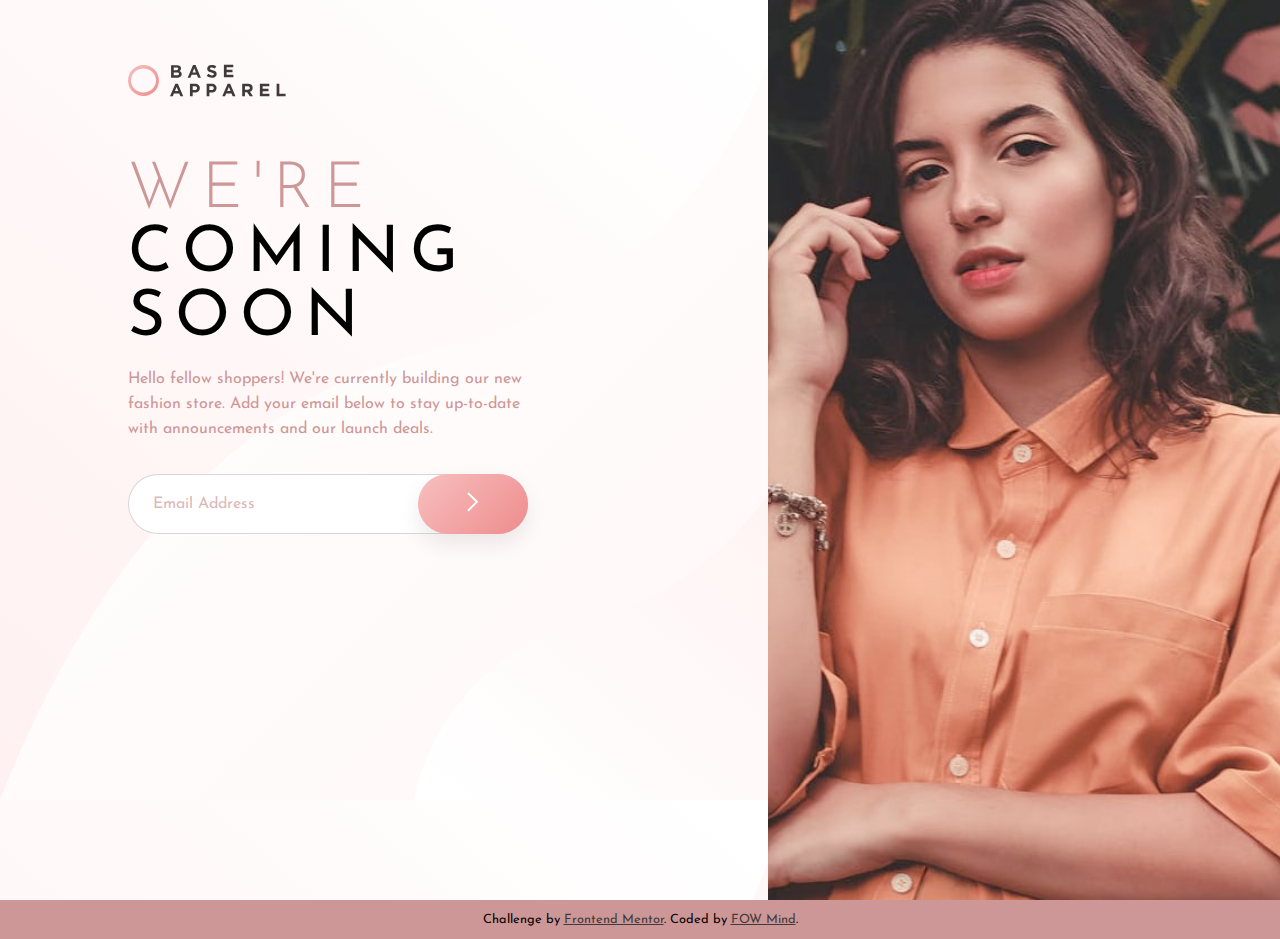
<file: base-apparel-coming-soon/index.html>
<!DOCTYPE html>
<html lang="en">
<head>
  <meta charset="UTF-8" />
  <meta name="viewport" content="width=device-width, initial-scale=1.0" /> <!-- displays site properly based on user's device -->

  <link rel="icon" type="image/png" sizes="32x32" href="./images/favicon-32x32.png" />
  
  <title>Frontend Mentor | Base Apparel coming soon page</title>

  <!-- Fonts -->
  <link rel="preconnect" href="https://fonts.gstatic.com">
  <link href="https://fonts.googleapis.com/css2?family=Josefin+Sans:wght@300;400;600&display=swap" rel="stylesheet" />

  <!-- Styles -->
  <link href="./main.css" rel="stylesheet" />
</head>
<body>

  <div class="cover">
    <div class="cover-content">
      <div class="cover-logo">
        <img src="./images/logo.svg" alt="BASE APPAREL" />
      </div>

      <div class="cover-background"></div>
  
      <div class="text-box">
        <h1 class="text-title"><span>We're</span> coming soon</h1>
        <p class="text-paragraph">Hello fellow shoppers! We're currently building our new fashion store. 
          Add your email below to stay up-to-date with announcements and our launch deals.</p>
        <form id="subscription-form">
          <div class="subscription-box">
            <input class="email-input" type="email" placeholder="Email Address" />
            <div class="icon-error">
              <img src="./images/icon-error.svg" alt="!" />
            </div>
              <button class="send-button">
              <img src="images/icon-arrow.svg" alt=">" />
            </button>
          </div>
          <span class="message success-message"></span>
          <span class="message error-message"></span>
        </form>
      </div>
    </div>
  </div>
  
  <footer>
    <p class="attribution">
      Challenge by <a href="https://www.frontendmentor.io?ref=challenge" target="_blank">Frontend Mentor</a>. 
      Coded by <a href="https://github.com/FOWMind/" target="_blank">FOW Mind</a>.
    </p>
  </footer>

  <script src="./app.js"></script>
</body>
</html>
</file>
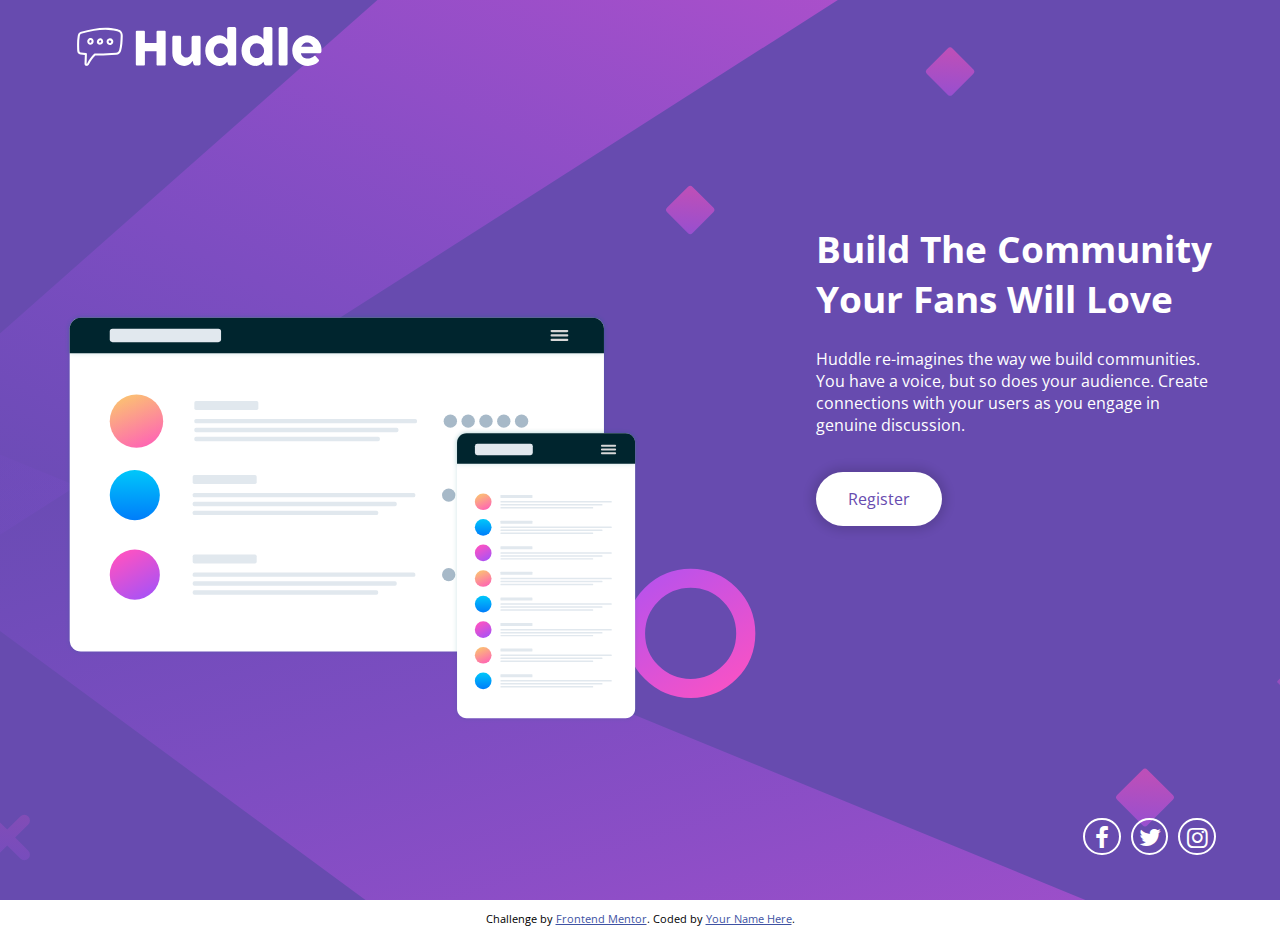
<file: huddle-landing-page-with-single-introductory-section-master/index.html>
<!DOCTYPE html>
<html lang="en">
  <head>
    <meta charset="UTF-8" />
    <meta name="viewport" content="width=device-width, initial-scale=1.0" />
    <!-- displays site properly based on user's device -->

    <link
      rel="icon"
      type="image/png"
      sizes="32x32"
      href="./images/favicon-32x32.png"
    />

    <title>
      Frontend Mentor | Huddle landing page with single introductory section
    </title>

    <!-- Fonts -->
    <link rel="preconnect" href="https://fonts.gstatic.com" />
    <link
      href="https://fonts.googleapis.com/css2?family=Open+Sans&display=swap"
      rel="stylesheet"
    />

    <!-- Custom Styles -->
    <link href="./main.css" rel="stylesheet" />

    <!-- Icons -->
    <link href="./fontello.css" rel="stylesheet" />

    <!-- Feel free to remove these styles or customise in your own stylesheet 👍 -->
    <style>
      .attribution {
        font-size: 11px;
        text-align: center;
      }
      .attribution a {
        color: hsl(228, 45%, 44%);
      }
    </style>
  </head>
  <body>
    <div class="header">
      <div class="navbar">
        <div class="logo">
          <a href="./">
            <img class="logo__img" src="./images/logo.svg" alt="Huddle" />
          </a>
        </div>
      </div>

      <div class="cover">
        <div class="cover__img-con">
          <img
            class="cover__img-con__img"
            src="./images/illustration-mockups.svg"
            alt="Illustration image"
          />
        </div>

        <div class="cover__content">
          <h1 class="cover__content__title">
            Build The Community Your Fans Will Love
          </h1>
          <p class="cover__content__description">
            Huddle re-imagines the way we build communities. You have a voice,
            but so does your audience. Create connections with your users as you
            engage in genuine discussion.
          </p>

          <a href="#" class="cover__content__button">Register</a>
        </div>
        <div class="cover__social">
          <a
            class="cover__social__icon"
            href="https://facebook.com"
            target="_blank"
          >
            <span class="icon-facebook"></span>
          </a>
          <a
            class="cover__social__icon"
            href="https://twitter.com"
            target="_blank"
          >
            <span class="icon-twitter"></span>
          </a>
          <a
            class="cover__social__icon"
            href="https://instagram.com"
            target="_blank"
          >
            <span class="icon-instagram"></span>
          </a>
        </div>
      </div>
    </div>

    <footer>
      <p class="attribution">
        Challenge by
        <a href="https://www.frontendmentor.io?ref=challenge" target="_blank"
          >Frontend Mentor</a
        >. Coded by <a href="#">Your Name Here</a>.
      </p>
    </footer>
  </body>
</html>
</file>
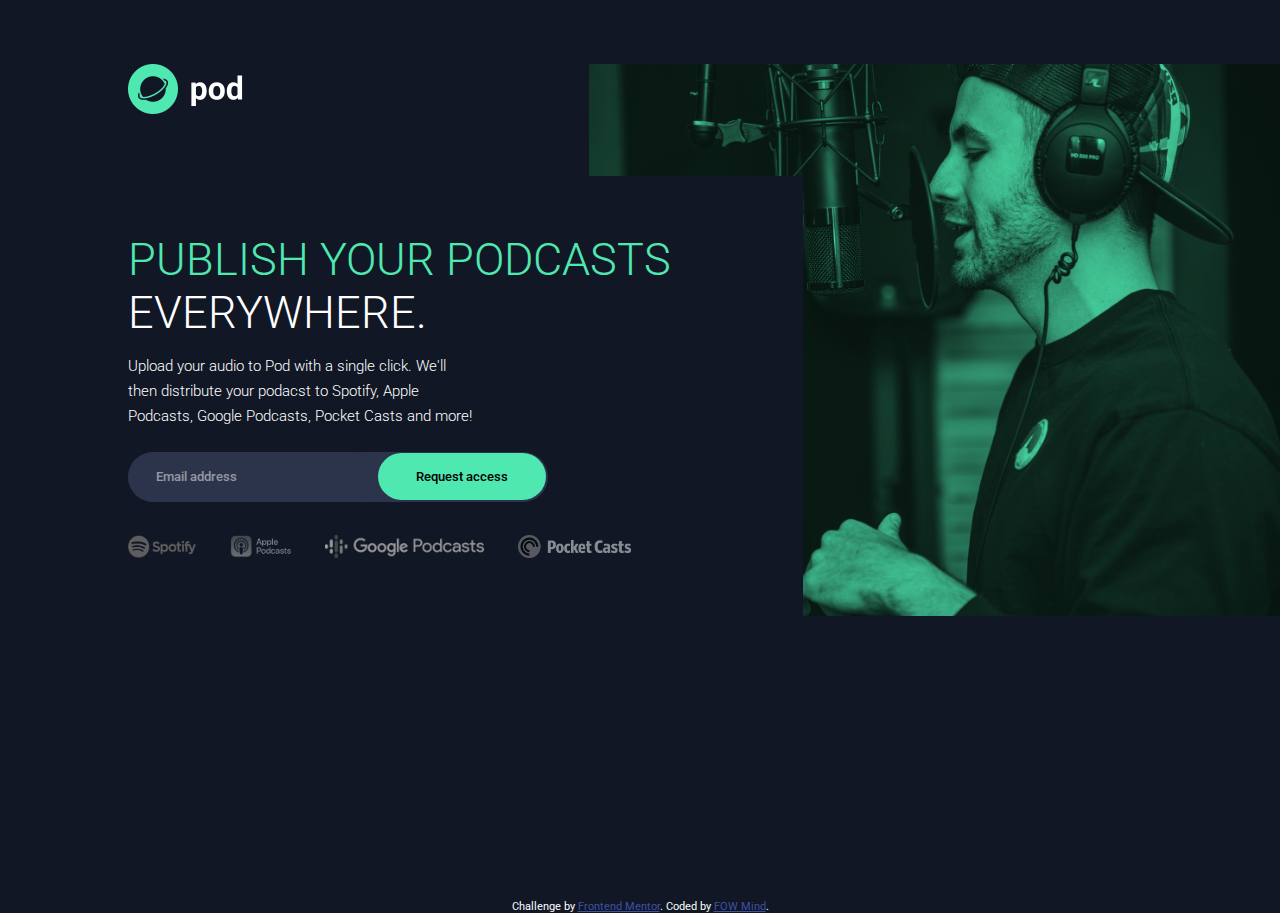
<file: pod-request-access/index.html>
<!DOCTYPE html>
<html lang="en">
<head>
    <meta charset="UTF-8" />
    <meta http-equiv="X-UA-Compatible" content="IE=edge" />
    <meta name="viewport" content="width=device-width, initial-scale=1.0" />

    <link rel="icon" type="image/png" sizes="32x32" href="./images/favicon-32x32.png" />
    
    <title>Frontend Mentor | Pod request access landing page</title>
  
    <!-- Fonts -->
    <link rel="preconnect" href="https://fonts.gstatic.com" />
    <link href="https://fonts.googleapis.com/css2?family=Roboto:wght@300;500&display=swap" rel="stylesheet" />
  
    <!-- Styles -->
    <link href="./app.css" rel="stylesheet" />
  
    <!-- Feel free to remove these styles or customise in your own stylesheet 👍 -->
    <style>
      .attribution { font-size: 11px; text-align: center; color: #fff; }
      .attribution a { color: hsl(228, 45%, 44%); }
    </style>
</head>
<body>
    <header class="header">
        <div class="cover">
            <div class="cover__logo">
                <img src="./images/logo-100x100.png" alt="pod logo" />
            </div>
            
            <div class="cover__content">
                <h1 class="content__title">Publish your Podcasts <span class="featured-text">everywhere.</span></h1>
                <p class="content__description">
                    Upload your audio to Pod with a single click.
                    We'll then distribute your podacst to Spotify, Apple Podcasts,
                    Google Podcasts, Pocket Casts and more!
                </p>

                <div class="content__request-access">
                    <input type="email" placeholder="Email address" />
                    <input type="submit" value="Request access" />
                </div>
                <div class="content__brands">
                    <img src="./images/spotify-logo.png" alt="spotify logo" />
                    <img src="./images/apple-podcasts-logo.png" alt="apple podcasts logo" />
                    <img src="./images/google-podcasts-logo.png" alt="google podcasts logo" />
                    <img src="./images/pocket-casts-logo.png" alt="pocket casts logo" />
                </div>
            </div>

            <div class="cover__background"></div>
        </div>
    </header>




    <div class="attribution">
        Challenge by <a href="https://www.frontendmentor.io?ref=challenge" target="_blank">Frontend Mentor</a>. 
        Coded by <a href="https://github.com/FOWMind">FOW Mind</a>.
    </div>
</body>
</html>
</file>
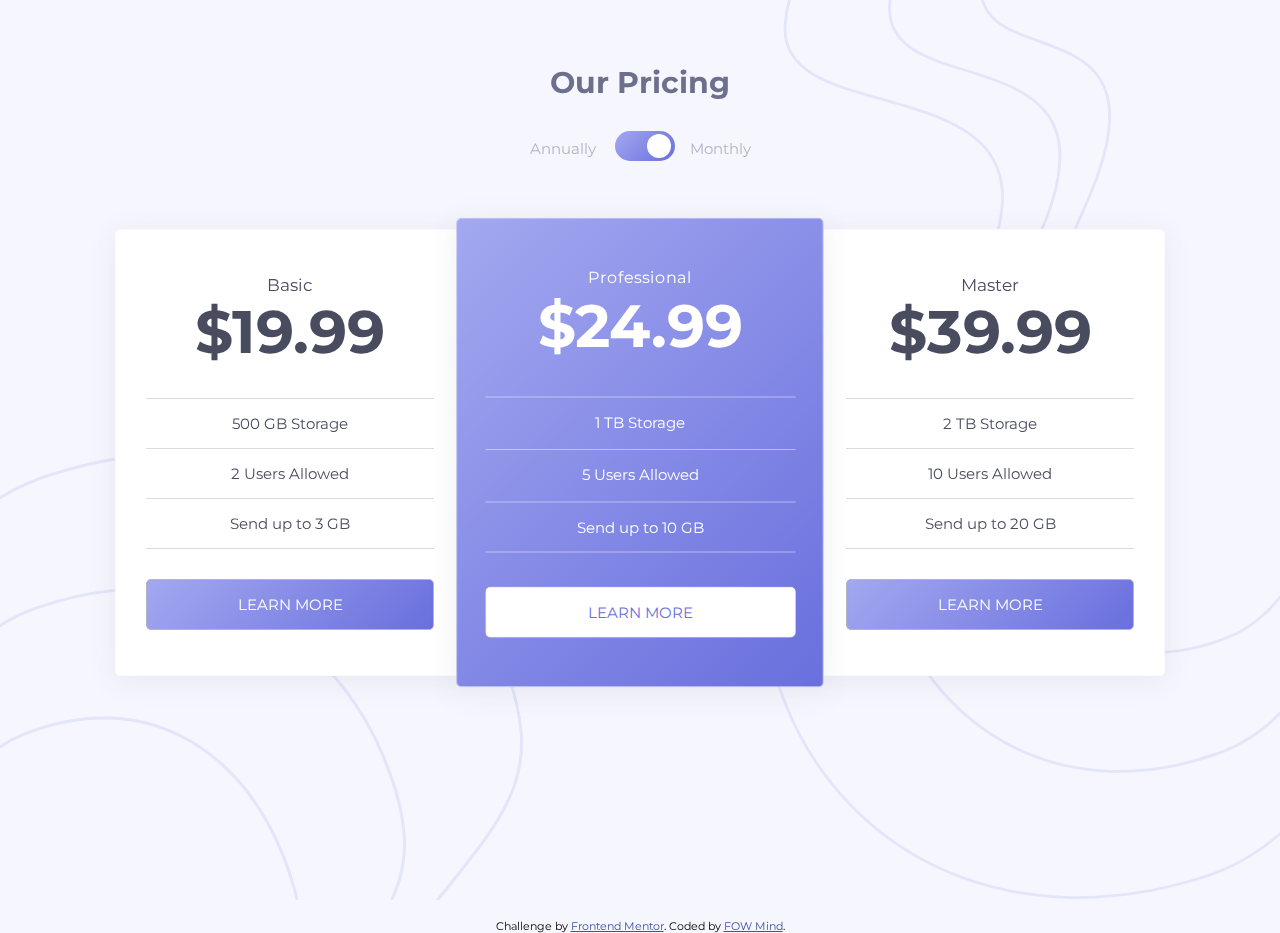
<file: pricing-component-with-toggle/index.html>
<!DOCTYPE html>
<html lang="en">
<head>
  <meta charset="UTF-8" />
  <meta name="viewport" content="width=device-width, initial-scale=1.0" /> <!-- displays site properly based on user's device -->

  <link rel="icon" type="image/png" sizes="32x32" href="./images/favicon-32x32.png">
  
  <title>Frontend Mentor | Pricing component with toggle</title>

  <!-- Fonts -->
  <link rel="preconnect" href="https://fonts.gstatic.com" />
  <link href="https://fonts.googleapis.com/css2?family=Montserrat:wght@600;700&display=swap" rel="stylesheet" />

  <!-- Styles -->
  <link href="./app.css" rel="stylesheet" />

  <!-- Feel free to remove these styles or customise in your own stylesheet 👍 -->
  <style>
    .attribution { font-size: 11px; text-align: center; }
    .attribution a { color: hsl(228, 45%, 44%); }
  </style>
</head>
<body>

  <main class="wrapper">
    <h2 class="title">Our Pricing</h2>
    
    <div class="toggle-price">
      <span>Annually</span>
      <label>
        <input class="toggle-price-checkbox" type="checkbox" />
        <div class="toggle-price-switch"></div>
      </label>
      <span>Monthly</span>
    </div>

    <div id="prices-box" class="prices-box"></div>
  </main>
  
  <div class="attribution">
    Challenge by <a href="https://www.frontendmentor.io?ref=challenge" target="_blank">Frontend Mentor</a>. 
    Coded by <a href="https://github.com/FOWMind">FOW Mind</a>.
  </div>

  <!-- Scripts -->
  <script type="module" src="./app.js"></script>
</body>
</html>
</file>
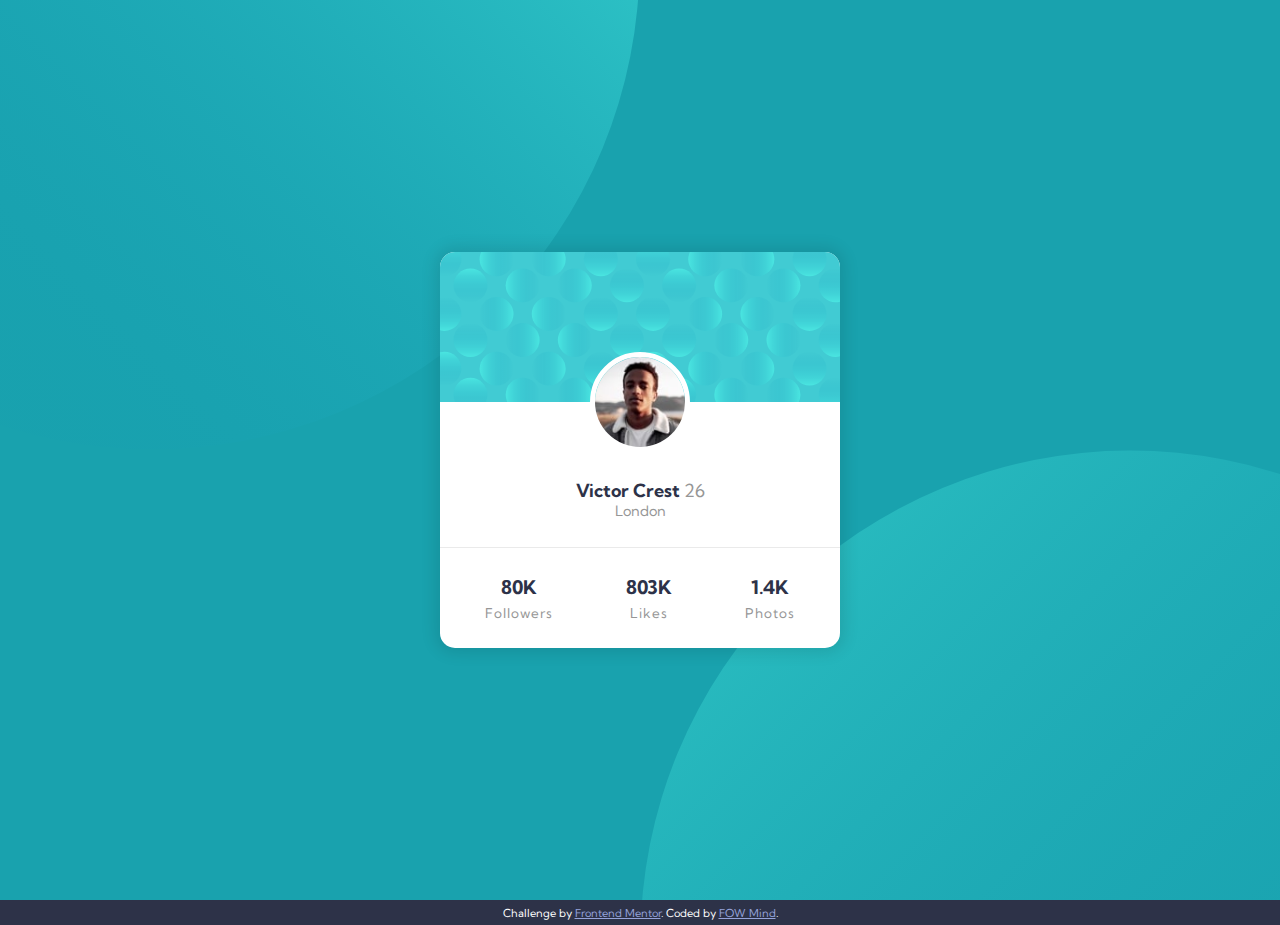
<file: profile-card-component-main/index.html>
<!DOCTYPE html>
<html lang="en">

<head>
  <meta charset="UTF-8" />
  <meta name="viewport"
    content="width=device-width, initial-scale=1.0, minimum-scale=1.0, maximum-scale=1.0, user-scalable=no" />
  <!-- displays site properly based on user's device -->

  <link rel="icon" type="image/png" sizes="32x32" href="./images/favicon-32x32.png" />

  <title>Frontend Mentor | Profile card component</title>
  <!-- Fonts -->
  <link rel="preconnect" href="https://fonts.gstatic.com" />
  <link href="https://fonts.googleapis.com/css2?family=Kumbh+Sans:wght@400;700&display=swap" rel="stylesheet" />

  <!-- Styles -->
  <link href="./styles/main.css" rel="stylesheet" />

  <!-- Feel free to remove these styles or customise in your own stylesheet 👍 -->
  <style>
    .attribution {
      font-size: 11px;
      text-align: center;
      background-color: var(--very-dark-desaturated-blue);
      padding: .5em;
      color: hsl(0, 0%, 100%);
    }

    .attribution a {
      color: hsl(228, 48%, 72%);
    }

    .attribution a:hover {
      text-decoration: none;
    }
  </style>
</head>

<body>
  <main class="container">
    <div class="card">
      <div class="card__bg"></div>
      <div class="card__user">
        <div class="card__user__profile">
          <img class="card__user__profile__img" src="./images/image-victor.jpg" alt="Victor Crest" />
        </div>

        <div class="card__user__data">
          <span class="card__user__data__item very-dark-desaturated-blue" item-id="name">Victor Crest</span>
          <span class="card__user__data__item dark-gray">26</span>
          <span class="card__user__data__item dark-gray" item-id="city">London</span>
        </div>

        <div class="card__user__account-info">
          <div>
            <span class="card__user__account-info__item very-dark-desaturated-blue" item-id="amount">80K</span>
            <span class="card__user__account-info__item dark-gray" item-id="amount-type">Followers</span>
          </div>

          <div>
            <span class="card__user__account-info__item very-dark-desaturated-blue" item-id="amount">803K</span>
            <span class="card__user__account-info__item dark-gray" item-id="amount-type">Likes</span>
          </div>

          <div>
            <span class="card__user__account-info__item very-dark-desaturated-blue" item-id="amount">1.4K</span>
            <span class="card__user__account-info__item dark-gray" item-id="amount-type">Photos</span>
          </div>
        </div>
      </div>
    </div>
  </main>

  <div class="attribution">
    Challenge by <a href="https://www.frontendmentor.io/challenges/profile-card-component-cfArpWshJ"
      target="_blank">Frontend Mentor</a>.
    Coded by <a href="https://github.com/FOWMind/" target="_blank">FOW Mind</a>.
  </div>
</body>

</html>
</file>
<file: base-apparel-coming-soon/main.css>
* {
  margin: 0;
  padding: 0;
  box-sizing: border-box;
}

::-moz-selection {
  background-color: #ce9797;
  color: #413a3a;
}

::selection {
  background-color: #ce9797;
  color: #413a3a;
}

body {
  font: 16px "Josefin Sans", -apple-system, helvetica, sans-serif;
}

.cover {
  min-height: 100vh;
  background: linear-gradient(135deg, white, #fff5f5);
}

.cover-content {
  background-image: url(./images/bg-pattern-desktop.svg);
  padding: 5% 0 0 10%;
  min-height: 100vh;
}

.cover-logo {
  margin-bottom: 5%;
}

.cover-background {
  width: 40%;
  min-height: 100vh;
  position: absolute;
  bottom: 0;
  right: 0;
  background: url(./images/hero-desktop.jpg) top/cover no-repeat;
}

.text-box {
  max-width: 400px;
}

.text-title {
  font-size: 4em;
  font-weight: 400;
  letter-spacing: 10px;
  text-transform: uppercase;
}
.text-title span {
  color: #ce9797;
  font-weight: 300;
}

.text-paragraph {
  color: #ce9797;
  margin: 1em 0 2em 0;
  line-height: 25px;
}

.subscription-box {
  display: flex;
  position: relative;
}

.email-input,
.send-button {
  border-radius: 50px;
  outline: none;
}

.email-input {
  height: 60px;
  width: 100%;
  border: 1px solid rgba(65, 58, 58, 0.2);
  padding: 0 1.5em;
  font: 16px "Josefin Sans", -apple-system, helvetica, sans-serif;
  transition: border-color 0.3s;
}
.email-input:focus {
  border-color: rgba(206, 151, 151, 0.7);
}
.email-input:focus::-moz-placeholder {
  color: transparent;
}
.email-input:focus:-ms-input-placeholder {
  color: transparent;
}
.email-input:focus::placeholder {
  color: transparent;
}
.email-input::-moz-placeholder {
  color: rgba(206, 151, 151, 0.7);
}
.email-input:-ms-input-placeholder {
  color: rgba(206, 151, 151, 0.7);
}
.email-input::placeholder {
  color: rgba(206, 151, 151, 0.7);
}

.icon-error {
  width: 30px;
  height: 30px;
  position: absolute;
  top: 50%;
  right: 150px;
  transform: translateY(-50%);
  display: none;
}
.icon-error::before {
  content: "";
  position: absolute;
  top: 0;
  left: 0;
  width: 100%;
  height: 100%;
}
.icon-error img::-moz-selection {
  background-color: transparent;
}
.icon-error img::selection {
  background-color: transparent;
}

.send-button {
  background: linear-gradient(135deg, #f8bfbf, #ee8c8c);
  border: none;
  width: 110px;
  height: 100%;
  cursor: pointer;
  position: absolute;
  top: 0;
  right: 0;
  box-shadow: 0 10px 20px rgba(65, 58, 58, 0.1);
  transition: opacity 0.5s, box-shadow 0.5s;
}
.send-button:hover {
  opacity: 0.5;
  box-shadow: 0 15px 20px rgba(65, 58, 58, 0.6);
}
.send-button img::-moz-selection {
  background-color: transparent;
}
.send-button img::selection {
  background-color: transparent;
}

.message {
  display: inline-block;
  padding: 0.5em 0 1em 0.5em;
  font-size: 0.95em;
}
.message.error-message {
  color: #f96262;
}
.message.success-message {
  color: #ce9797;
}

.attribution {
  padding: 1em;
  font-size: 0.8em;
  text-align: center;
  background: #ce9797;
}
.attribution a {
  color: #413a3a;
}
.attribution a:hover {
  text-decoration: none;
}

/* Media queries */
@media screen and (max-width: 870px) {
  .cover-content {
    padding: 5% 0;
  }

  .cover-logo {
    padding-left: 5%;
  }

  .cover-background {
    position: relative;
    width: 100%;
    height: 50vh;
    background: url(./images/hero-mobile.jpg) top 30%/cover no-repeat;
    margin-bottom: 10%;
  }

  .text-box {
    max-width: 100%;
  }

  .text-title,
.text-paragraph {
    text-align: center;
  }

  .text-title {
    font-size: 3em;
    max-width: 400px;
    margin: 0 auto;
  }

  .text-paragraph,
.subscription-box {
    max-width: 90%;
    margin-left: auto;
    margin-right: auto;
  }

  .text-paragraph,
.email-input,
.message {
    font-size: 1.1em;
  }
}
@media screen and (max-width: 375px) {
  .cover-logo {
    margin-bottom: 0;
    padding-bottom: 3%;
  }
  .cover-logo img {
    transform: scale(0.8);
  }

  .cover-background {
    height: 40vh;
  }

  .text-title {
    max-width: 95%;
    font-size: 2em;
  }

  .send-button {
    width: 100px;
  }
}
</file>
<file: huddle-landing-page-with-single-introductory-section-master/main.css>
/* ========== Variables ========== */
:root {
  --violet: hsl(257, 40%, 49%);
  --soft-magenta: hsl(300, 69%, 71%);

  --body-font-size: 1em;
  --body-font-family: "Open Sans", -apple-system, Helvetica, sans-serif;
  --body-font: var(--body-font-size) var(--body-font-family);

  --navbar-height: 15vh;

  --cover-space: 5%;
}

/* ========== Reset ========== */
*,
*::before,
*::after {
  box-sizing: border-box;
}

body {
  margin: 0;
  padding: 0;

  font: var(--body-font);
}

img {
  max-width: 100%;
  display: block;
}

/* ========== Components ==========*/
.logo {
  height: 80%;
  max-height: 300px;
}

.logo__img {
  max-height: 100%;
}

.header {
  background: var(--violet) url(./images/bg-desktop.svg) center/cover no-repeat;
}

/* Navbar */
.navbar {
  width: 100%;
  height: var(--navbar-height);
  display: flex;
  align-items: center;
  justify-content: space-between;
  padding: 0 5%;
}

/* Cover */
.cover {
  min-height: 85vh;
  padding: var(--cover-space);

  display: flex;
  justify-content: space-between;
  flex-wrap: wrap;
}

.cover__img-con,
.cover__content {
  width: 50%;
}

.cover__img-con {
  margin-right: 5%;
}

.cover__img-con__img {
  width: 100%;
  height: 100%;
  object-fit: contain;
}

.cover__content {
  max-width: 400px;
}

.cover__content__title,
.cover__content__description {
  color: #fff;
}

.cover__content__title {
  font-size: 2.3em;
}

.cover__content__description {
  font-size: var(--body-font-size);
}

.cover__content__button {
  padding: 1em 2em;
  color: var(--violet);
  background-color: #fff;
  border-radius: 50px;
  box-shadow: 0 0 10px 5px rgba(0, 0, 0, 0.125);
  margin: 5% 0;
  display: inline-block;
  text-decoration: none;
}

.cover__content__button:hover {
  background-color: var(--soft-magenta);
  color: #fff;
}

.cover__social {
  position: absolute;
  bottom: var(--cover-space);
  right: var(--cover-space);
}

.cover__social__icon {
  color: #fff;
  font-size: 1.5em;
  text-decoration: none;
  border: 2px solid #fff;
  border-radius: 50px;
  display: inline-block;
  margin-right: 0.25em;
}

.cover__social__icon:last-child {
  margin-right: 0;
}

.cover__social__icon:hover {
  border-color: var(--soft-magenta);
  color: var(--soft-magenta);
}

/* Media queries / Responsive */

@media screen and (max-width: 1005px) {
  .header {
    position: relative;
  }

  .header::before {
    content: "";
    position: absolute;
    top: 0;
    left: 0;
    width: 100%;
    height: 100%;
    background-color: rgba(0, 0, 0, 0.6);
  }

  .header :nth-child(1n) {
    position: relative;
    z-index: 5;
  }

  .cover__content :nth-child(1n) {
    margin-left: auto;
    margin-right: auto;
  }

  .cover__content:nth-child(1n) {
    max-width: 100%;
    width: 100%;
  }

  .cover__img-con {
    width: 100%;
  }

  .cover__img-con__img {
    width: 80%;
    margin-left: auto;
    margin-right: auto;
  }

  .cover .cover__content {
    text-align: center;
    margin-top: 5%;
  }

  .cover__content__title {
    max-width: 450px;
  }

  .cover__content__description {
    max-width: 600px;
  }

  .cover .cover__content__button {
    margin: 2.5% 0;
  }

  .cover__social {
    bottom: initial;
    right: initial;
    margin: 5% auto 0 auto;
  }

  .cover__social__icon {
    margin-right: 0.5em;
  }
}

@media screen and (max-width: 550px) {
  .header {
    background-image: url(./images/bg-mobile.svg);
  }

  .header::before {
    content: "";
    position: initial;
  }

  .cover__img-con__img {
    width: 100%;
    object-fit: cover;
  }

  .cover__content__button {
    display: inline-block;
    width: 65%;
  }
}
</file>
<file: huddle-landing-page-with-single-introductory-section-master/fontello.css>
@font-face {
  font-family: "fontello";
  src: url("./font/fontello.eot?59255147");
  src: url("./font/fontello.eot?59255147#iefix") format("embedded-opentype"),
    url("./font/fontello.woff2?59255147") format("woff2"),
    url("./font/fontello.woff?59255147") format("woff"),
    url("./font/fontello.ttf?59255147") format("truetype"),
    url("./font/fontello.svg?59255147#fontello") format("svg");
  font-weight: normal;
  font-style: normal;
}
/* Chrome hack: SVG is rendered more smooth in Windozze. 100% magic, uncomment if you need it. */
/* Note, that will break hinting! In other OS-es font will be not as sharp as it could be */
/*
@media screen and (-webkit-min-device-pixel-ratio:0) {
  @font-face {
    font-family: 'fontello';
    src: url('./font/fontello.svg?59255147#fontello') format('svg');
  }
}
*/

[class^="icon-"]:before,
[class*=" icon-"]:before {
  font-family: "fontello";
  font-style: normal;
  font-weight: normal;
  speak: never;

  display: inline-block;
  text-decoration: inherit;
  width: 1em;
  margin-right: 0.2em;
  text-align: center;
  /* opacity: .8; */

  /* For safety - reset parent styles, that can break glyph codes*/
  font-variant: normal;
  text-transform: none;

  /* fix buttons height, for twitter bootstrap */
  line-height: 1em;

  /* Animation center compensation - margins should be symmetric */
  /* remove if not needed */
  margin-left: 0.2em;

  /* you can be more comfortable with increased icons size */
  /* font-size: 120%; */

  /* Font smoothing. That was taken from TWBS */
  -webkit-font-smoothing: antialiased;
  -moz-osx-font-smoothing: grayscale;

  /* Uncomment for 3D effect */
  /* text-shadow: 1px 1px 1px rgba(127, 127, 127, 0.3); */
}

.icon-twitter:before {
  content: "\f099";
} /* '' */
.icon-facebook:before {
  content: "\f09a";
} /* '' */
.icon-instagram:before {
  content: "\f16d";
} /* '' */
</file>
<file: pod-request-access/app.css>
*{margin:0;padding:0;box-sizing:border-box}body{font-size:15px;font-family:"Roboto",-apple-system,serif;word-break:break-word;background-color:#111725}.header{width:100%;height:100vh;background-color:#111725;padding:5% 0 5% 10%}.cover{position:relative}.cover .cover__logo img{height:50px}.cover .cover__content{background-color:#111725;max-width:45em;padding:5% 0;margin-top:5%;position:relative;z-index:10}.cover .cover__content .content__title{color:#4ee8b0;font-weight:300;font-size:3em;text-transform:uppercase;max-width:90%}.cover .cover__content .content__title .featured-text{color:#fff}.cover .cover__content .content__description{color:#fff;font-weight:300;line-height:25px;margin:1em 0 1.5em 0;max-width:23em}.cover .cover__content .content__request-access{display:flex;justify-content:space-between;align-items:center;width:100%;max-width:28em;height:50px;overflow:hidden}.cover .cover__content .content__request-access,.cover .cover__content .content__request-access input:not([type=submit]){background-color:#2c344b}.cover .cover__content .content__request-access,.cover .cover__content .content__request-access input{border-radius:50px}.cover .cover__content .content__request-access input{padding:1em 2em;border:none;outline:none;height:100%;font-family:"Roboto",-apple-system,serif;font-weight:500}.cover .cover__content .content__request-access input:not([type=submit]){border:1px solid #2c344b;width:100%;color:#fff}.cover .cover__content .content__request-access input:not([type=submit]):focus::-moz-placeholder{color:transparent}.cover .cover__content .content__request-access input:not([type=submit]):focus:-ms-input-placeholder{color:transparent}.cover .cover__content .content__request-access input:not([type=submit]):focus::placeholder{color:transparent}.cover .cover__content .content__request-access input:not([type=submit])::-moz-placeholder{color:rgba(255,255,255,.5)}.cover .cover__content .content__request-access input:not([type=submit]):-ms-input-placeholder{color:rgba(255,255,255,.5)}.cover .cover__content .content__request-access input:not([type=submit])::placeholder{color:rgba(255,255,255,.5)}.cover .cover__content .content__request-access input[type=submit]{height:95%;min-width:40%;margin-right:.5%;display:inline-block;cursor:pointer;background-color:#4ee8b0}.cover .cover__content .content__request-access input[type=submit]:hover{background-color:#5effc5}.cover .cover__content .content__brands{display:flex;justify-content:flex-start;align-items:flex-start;margin-top:5%}.cover .cover__content .content__brands img{height:1.5em;display:inline-block;margin-right:5%;filter:grayscale(1) invert(1)}.cover .cover__content .content__brands img:nth-of-type(2),.cover .cover__content .content__brands img:nth-of-type(4){opacity:.5}.cover .cover__content .content__brands img:last-of-type{margin-right:0}.cover .cover__background{width:60%;height:100%;position:absolute;top:0;right:0;background-color:#fff;background-image:linear-gradient(0deg, #4EE8B0, #4EE8B0),url(./images/banner-desktop.jpg);background-size:cover;background-position:90% 0;background-repeat:no-repeat;background-blend-mode:multiply,luminosity}@media screen and (max-width: 1180px){.header .cover__content{max-width:35em}.header .cover__content .content__title{font-size:2.5em}}@media screen and (max-width: 960px){.header{padding-top:0;padding-bottom:0}.header .cover .cover__content{padding-top:10%;margin-top:15%;max-width:33em}.header .cover .cover__logo img{margin-top:5%}.header .cover .cover__background{top:-5%;height:105%;background-image:linear-gradient(0deg, #4EE8B0, #4EE8B0),url(../images/banner-tablet.jpg)}}@media screen and (max-width: 700px){.header{padding:0}.header .cover{min-height:100vh}.header .cover .cover__logo{position:relative;z-index:5;height:auto;padding-top:20%}.header .cover .cover__logo img{display:block;margin:0 auto}.header .cover .cover__content{max-width:initial;background-color:transparent;text-align:center;padding-top:0;display:flex;flex-direction:column;justify-content:center}.header .cover .cover__content .content__title{margin:0 auto}.header .cover .cover__content .content__description{max-width:90%}.header .cover .cover__content .content__description,.header .cover .cover__content .content__brands,.header .cover .cover__content .content__request-access{margin-left:auto;margin-right:auto}.header .cover .cover__content .content__brands{order:1;margin:5% auto 10% auto;width:90%;display:flex;justify-content:center;flex-wrap:wrap}.header .cover .cover__content .content__brands img{margin-bottom:5%}.header .cover .cover__content .content__brands img:last-of-type{margin-bottom:0}.header .cover .cover__content .content__request-access{order:2;display:block;height:auto;background-color:transparent;border-radius:0}.header .cover .cover__content .content__request-access input{height:50px;margin:0 auto 1em auto;display:block;width:90%;font-size:1em}.header .cover .cover__content .content__request-access input:last-of-type{margin-bottom:0}.header .cover .cover__background{width:100%;height:100%;top:0;background-image:linear-gradient(0deg, #4EE8B0, #4EE8B0),url(./images/banner-mobile.jpg);background-position:60% center}.header .cover .cover__background::before{content:"";width:100%;height:100%;position:absolute;top:0;left:0;background-color:rgba(17,23,37,.85)}}
</file>
<file: pricing-component-with-toggle/app.css>
/* Primary colors */
/* Gradients */
/* Customs */
/* Fonts */
* {
  margin: 0;
  padding: 0;
  box-sizing: border-box;
}

body {
  word-wrap: break-word;
  text-rendering: optimizeLegibility;
  font: 15px "Montserrat", -apple-system, sans-serif;
  background-color: #f6f6fe;
}
body::before, body::after {
  content: "";
  position: fixed;
  width: 50%;
  opacity: 0.5;
  z-index: -1;
}
body::before {
  top: 0;
  right: 0;
  height: 100%;
  background: url("./images/bg-top.svg") right top/contain no-repeat;
}
body::after {
  bottom: 0;
  left: 0;
  height: 50%;
  background: url("./images/bg-bottom.svg") left bottom/contain no-repeat;
}

.title {
  font-size: 2em;
  color: #6d708d;
}

.wrapper {
  text-align: center;
  padding: 5% 0;
}
.wrapper .title {
  margin-bottom: 1em;
}
.wrapper .toggle-price {
  color: #b3b5c6;
  display: flex;
  align-items: center;
  justify-content: center;
}
.wrapper .toggle-price span {
  padding: 0 1em;
}
.wrapper .toggle-price .toggle-price-switch {
  display: inline-block;
  width: 60px;
  height: 30px;
  border-radius: 50px;
  background: #696fdd linear-gradient(135deg, #a3a8f0, #696fdd);
  cursor: pointer;
  position: relative;
  transition: opacity 0.3s;
}
.wrapper .toggle-price .toggle-price-switch:active {
  opacity: 0.5;
}
.wrapper .toggle-price .toggle-price-switch::before {
  content: "";
  position: absolute;
  width: 40%;
  height: 80%;
  top: 50%;
  left: 53.5%;
  transform: translateY(-50%);
  border-radius: 50%;
  background-color: #fff;
  transition: left 0.5s;
}
.wrapper .toggle-price .toggle-price-checkbox {
  -webkit-appearance: none;
}
.wrapper .toggle-price .toggle-price-checkbox:checked + .toggle-price-switch::before {
  left: 6.67%;
}

.prices-box {
  display: flex;
  padding: 5%;
  justify-content: center;
  flex-wrap: wrap;
}

.single-price {
  width: 90%;
  max-width: 350px;
  background: #fff;
  border-radius: 5px;
  border: 1px solid rgba(246, 246, 254, 0.5);
  padding: 3em 2em;
  margin-bottom: 10%;
  text-align: center;
  color: #494c5f;
  box-shadow: 0 5px 30px rgba(73, 76, 95, 0.085);
}
.single-price:nth-of-type(3n+2) {
  background: #696fdd linear-gradient(135deg, #a3a8f0, #696fdd);
  color: #fff;
  z-index: 5;
  transform: scale(1.05);
  padding-left: 1.25em;
  padding-right: 1.25em;
}
.single-price:nth-of-type(3n+2) span, .single-price:nth-of-type(3n+2) a {
  transform: scale(0.95);
}
.single-price:nth-of-type(3n+2) .price-storage,
.single-price:nth-of-type(3n+2) .price-users,
.single-price:nth-of-type(3n+2) .price-send-up {
  border-top: 1px solid rgba(246, 246, 254, 0.5);
}
.single-price:nth-of-type(3n+2) span:last-of-type {
  border-bottom: 1px solid rgba(246, 246, 254, 0.5);
}
.single-price span {
  display: block;
}
.single-price .price-name {
  font-size: 1.1em;
}
.single-price .price-value {
  font-size: 4em;
  font-weight: bold;
  margin-bottom: 0.5em;
}
.single-price .price-storage,
.single-price .price-users,
.single-price .price-send-up {
  font-size: 1em;
  padding: 1em 0;
  border-top: 1px solid rgba(179, 181, 198, 0.5);
}
.single-price span:last-of-type {
  border-bottom: 1px solid rgba(179, 181, 198, 0.5);
}
.single-price:nth-of-type(2n) .price-button {
  background: #fff;
  color: #696fdd;
}
.single-price .price-button {
  text-decoration: none;
  text-transform: uppercase;
  color: #fff;
  background: #696fdd linear-gradient(135deg, #a3a8f0, #696fdd);
  padding: 1em 0;
  display: inline-block;
  width: 100%;
  margin-top: 2em;
  border-radius: 5px;
  border: 1px solid #b3b5c6;
}
.single-price .price-button:hover {
  background: transparent;
  color: #696fdd;
}
.single-price:nth-of-type(3n+2) .price-button {
  border: 1px solid #f6f6fe;
}
.single-price:nth-of-type(3n+2) .price-button:hover {
  color: #fff;
}

/* ========== Media queries ========== */
@media screen and (max-width: 1185px) {
  .toggle-price {
    margin-bottom: 5%;
  }

  .single-price {
    max-width: 300px;
  }
}
@media screen and (max-width: 1018px) {
  .prices-box {
    display: block;
  }

  .single-price {
    max-width: 500px;
    margin-left: auto;
    margin-right: auto;
  }
}
@media screen and (max-width: 375px) {
  .toggle-price {
    margin-bottom: 10%;
  }

  .single-price {
    margin-bottom: 20%;
  }
}
@media screen and (max-width: 270px) {
  .wrapper .toggle-price {
    display: block;
  }

  .wrapper .toggle-price span {
    display: block;
    margin: 0.5em;
  }
}
/* ========== Media queries end ========== */
</file>
<file: profile-card-component-main/styles/main.css>
:root {

    /* ========== Colors ========== */

    /* Primary */
    --dark-cyan: hsl(185, 75%, 39%);
    --very-dark-desaturated-blue: hsl(229, 23%, 23%);
    --dark-grayish-blue: hsl(227, 10%, 46%);

    /* Neutral */
    --dark-gray: hsl(0, 0%, 59%);

    /* ========== Custom ========== */
    --white: hsl(0, 0%, 100%);
    --transparent-dark-gray: rgba(150, 150, 150, .2);
    
    --body-bg: var(--dark-cyan);
    --body-font-family: 'Kumbh Sans', -apple-system, Helvetica, sans-serif;
    --body-font-size: 18px;
    --body-font: var(--body-font-size) var(--body-font-family);

    --card-bg: var(--white);
    --card-shadow: 0 0 15px 5px rgba(0, 0, 0, .1);
}

* {
    margin: 0;
    padding: 0;
    box-sizing: border-box;
}

body {
    font: var(--body-font);
    background: url('../images/bg-pattern-top.svg') bottom 50vh right 50vw / auto no-repeat fixed, url('../images/bg-pattern-bottom.svg') top 50vh left 50vw / auto no-repeat fixed;
    background-color: var(--body-bg);
    /* background-repeat: no-repeat, no-repeat; */
    /* background-position: bottom 50vh right 50vw, top 50vh left 50vw; */
}

.container {
    display: flex;
    justify-content: center;
    align-items: center;
    min-height: 100vh;
}


/* Card */
.card {
    width: clamp(300px, 100%, 400px);
    border-radius: 15px;
    background-color: var(--card-bg);
    box-shadow: var(--card-shadow);
}

.card__bg {
    width: 100%;
    height: 150px;
    border-radius: 15px 15px 0 0;
    background: var(--very-dark-desaturated-blue) url(../images/bg-pattern-card.svg) center / cover no-repeat;
}

.card__user__profile,
.card__user__profile__img {
    border-radius: 50%;
}

.card__user__profile {
    border: 5px solid var(--card-bg);
    width: 100px;
    height: 100px;
    margin: -50px auto 0 auto;
}

.card__user__profile__img {
    width: 100%;
    height: 100%;
    object-fit: cover;
}

.card__user__data {
    margin: 1.5em 0;
    text-align: center;
}

.card__user__data__item {
    display: inline-block;
}

.card__user__data__item[item-id="name"] {
    font-weight: bold;
}

.card__user__data__item[item-id="city"] {
    font-size: 80%;
    display: block;
}


.card__user__account-info {
    display: flex;
    justify-content: space-between;
    padding: 1.5em 2.5em;
    border-top: 1px solid var(--transparent-dark-gray);
}

.card__user__account-info__item {
    display: block;
    text-align: center;
}

.card__user__account-info__item[item-id="amount"] {
    font-weight: bold;
    margin-bottom: .3em;
    font-size: 105%;
}

.card__user__account-info__item[item-id="amount-type"] {
    font-size: 75%;
    letter-spacing: 1px;
}

/* Modifiers */
.dark-gray {
    color: var(--dark-gray);
}

.very-dark-desaturated-blue {
    color: var(--very-dark-desaturated-blue);
}
</file>
